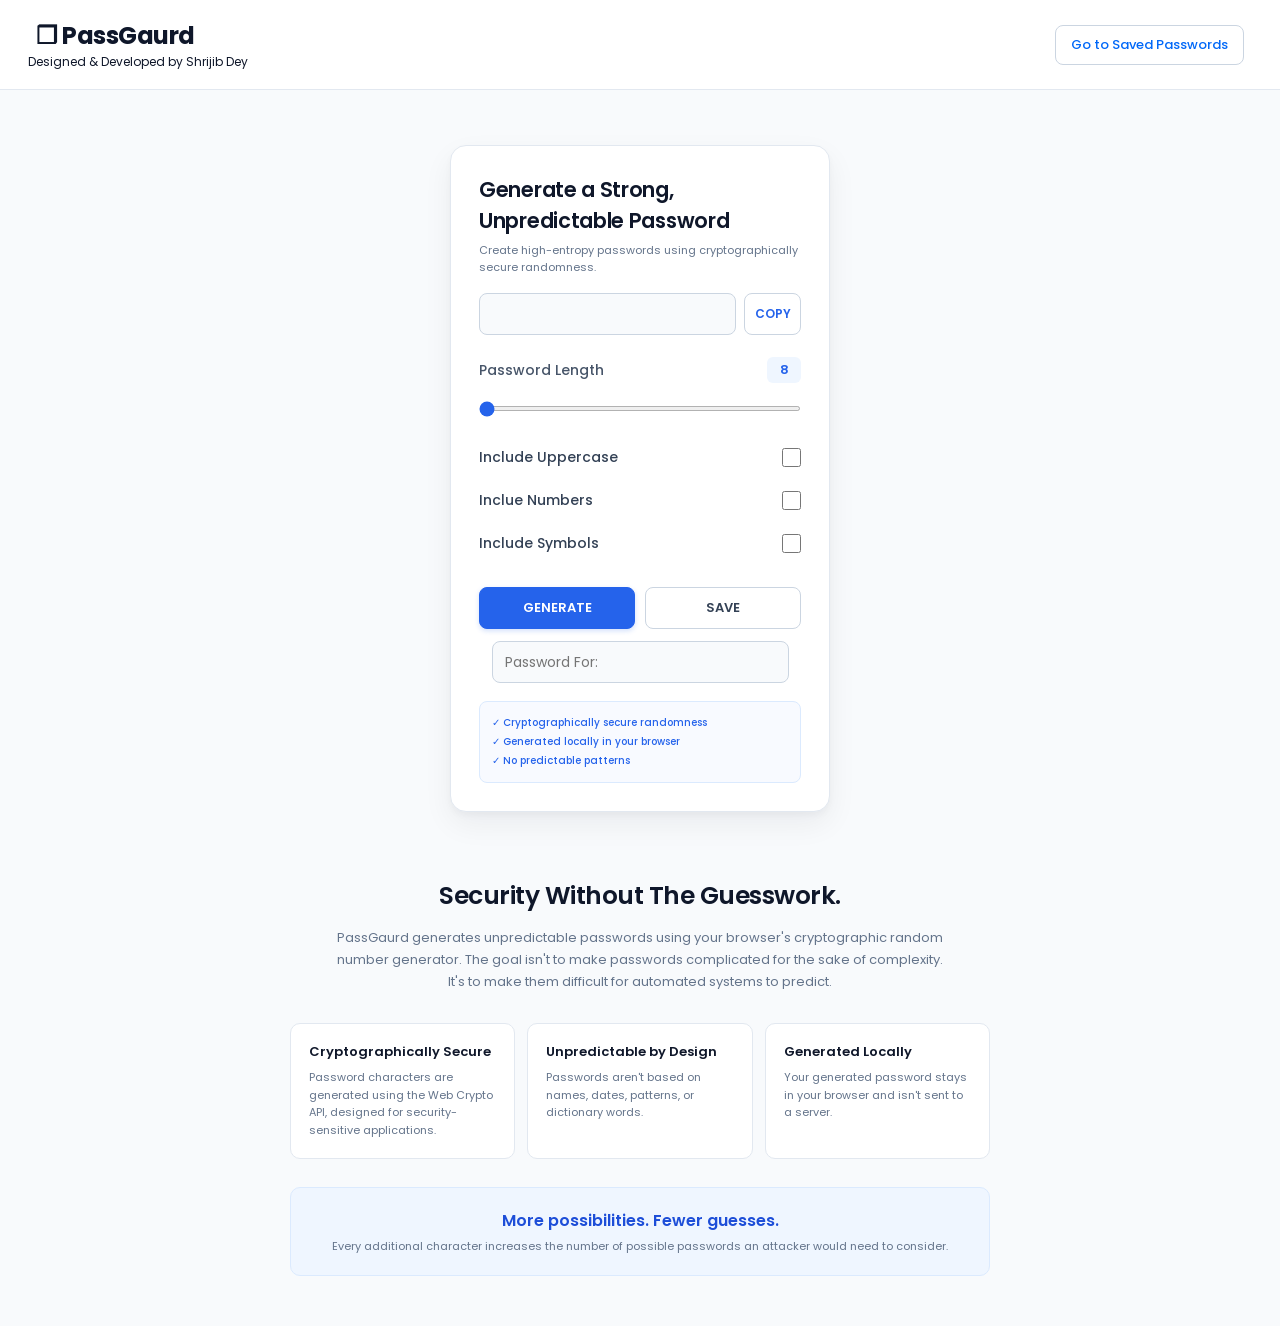
<file: Index.html>
<!DOCTYPE html>
<html lang="en">
<head>
    <meta charset="UTF-8">
    <meta name="viewport" content="width=device-width, initial-scale=1.0">
    <title>PassGaurd - Secure Password Generator</title>
</head>
<link rel="stylesheet" href="Style.css">
<body>
    <div class="upperContainer">
        <div class="CRDT">
        <h1>&#10066 PassGaurd</h1>
        <p>Designed & Developed by Shrijib Dey</p>
        </div>
        <button onclick="window.location.href='saved-passwords.html'" class="savedPw">Go to Saved Passwords</button>
    </div>

    <div class="card">
        <div class="title">
            <p>Generate a Strong, Unpredictable Password</p>
            <span>Create high-entropy passwords using cryptographically secure randomness.</span>
        </div>

        <div class="inputArea">
            <input type="text" id="pw" readonly>
            <button class="copybtn" id="copy">COPY</button>
        </div>

        <div class="imp">
            <div class="passwordlenght">
                <p>Password Length</p>
                <p id="pwLength">8</p>
            </div>

            <div class="slider">
                <input type="range" id="pwRange" min="8" max="25" value="8">
            </div>
        </div>

        <div class="others">
            <div class="option">
                <label for="uppercase">Include Uppercase</label>
                <input type="checkbox" id="uppercase">
            </div>
            
            <div class="option">
                <label for="numbers">Inclue Numbers</label>
                <input type="checkbox" id="numbers">
            </div>

            <div class="option">
                <label for="symbols">Include Symbols</label>
                <input type="checkbox" id="symbols">
            </div>
        </div>

        <div class="endSection">
            <button id="generate">GENERATE</button>
            <button id="SavePw">SAVE</button>
        </div>
        <div class="pwforclass">
            <input id="pwfor" type="text" placeholder="Password For:">
        </div>

        <div class="securityStatus">
            <p>✓ Cryptographically secure randomness</p>
            <p>✓ Generated locally in your browser</p>
            <p>✓ No predictable patterns</p>
        </div>
    </div>

    <div class="securityInfo">
        <h2>Security Without The Guesswork.</h2>

        <p>
            PassGaurd generates unpredictable passwords using your browser's
            cryptographic random number generator. The goal isn't to make
            passwords complicated for the sake of complexity. It's to make
            them difficult for automated systems to predict.
        </p>

        <div class="securityFeatures">

            <div class="feature">
                <h3>Cryptographically Secure</h3>
                <p>
                    Password characters are generated using the Web Crypto API,
                    designed for security-sensitive applications.
                </p>
            </div>

            <div class="feature">
                <h3>Unpredictable by Design</h3>
                <p>
                    Passwords aren't based on names, dates, patterns, or
                    dictionary words.
                </p>
            </div>

            <div class="feature">
                <h3>Generated Locally</h3>
                <p>
                    Your generated password stays in your browser and isn't
                    sent to a server.
                </p>
            </div>

        </div>

        <div class="securityQuote">
            <strong>More possibilities. Fewer guesses.</strong>
            <span>
                Every additional character increases the number of possible
                passwords an attacker would need to consider.
            </span>
        </div>
    </div>

    <script src="Script.js"></script>
</body>
</html>
</file>
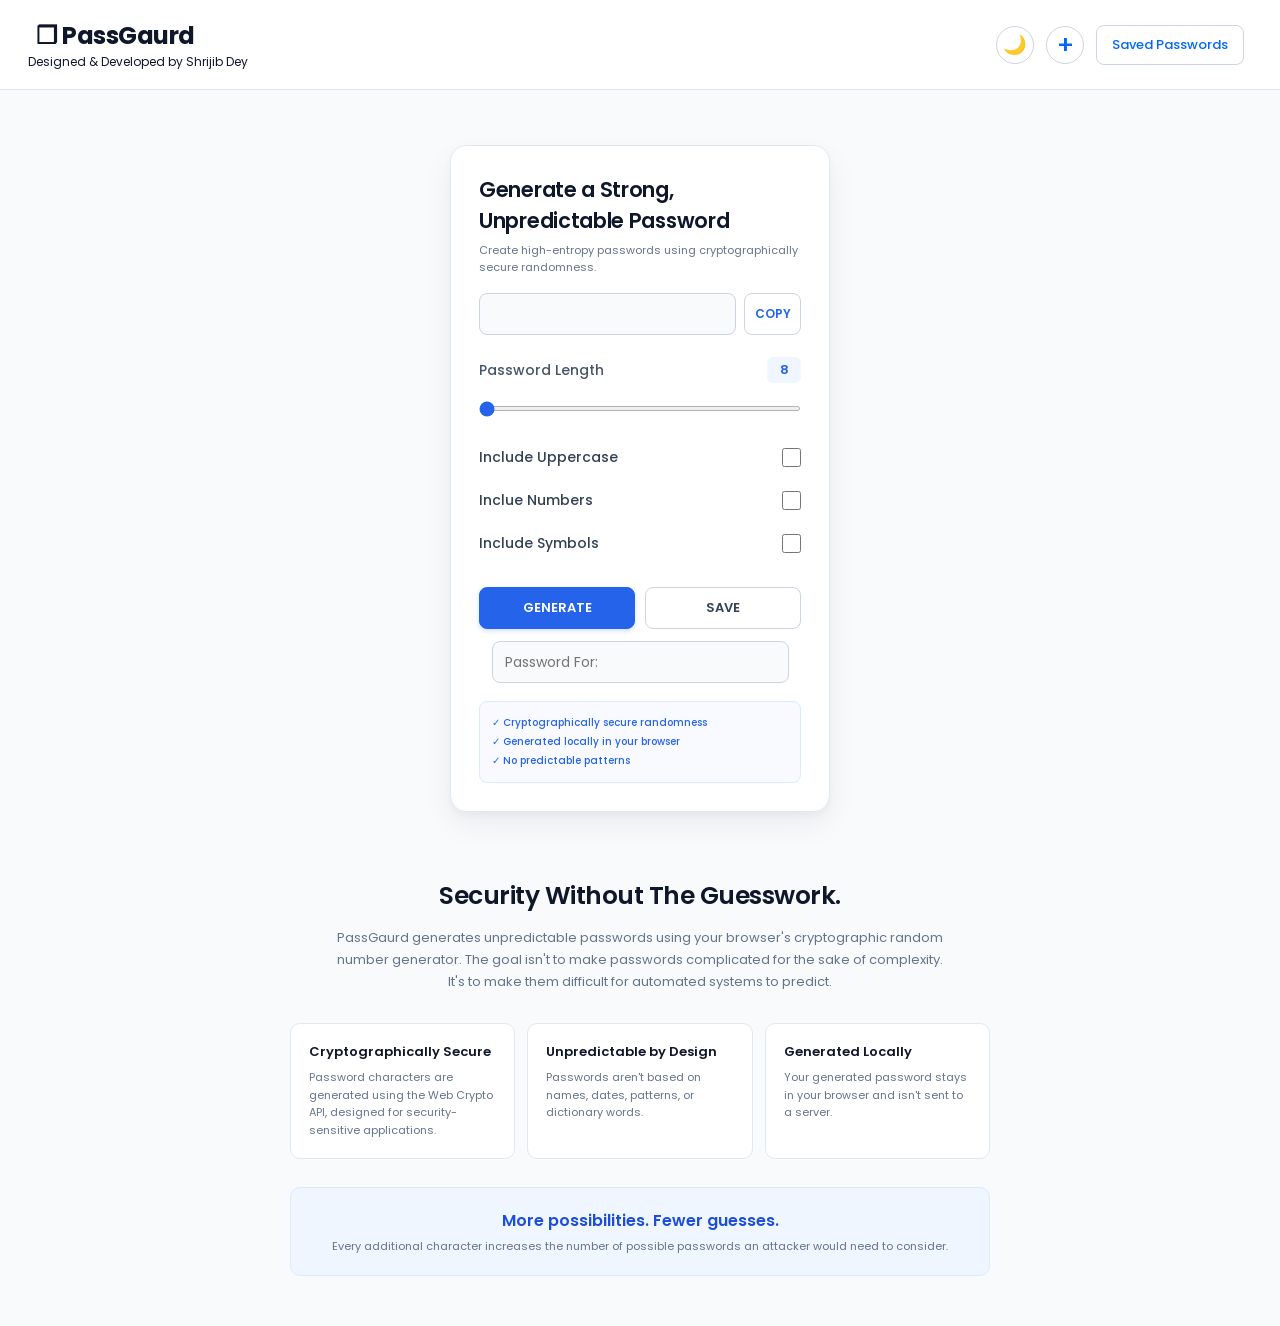
<file: index.html>
<!DOCTYPE html>
<html lang="en">
<head>
    <meta charset="UTF-8">
    <meta name="viewport" content="width=device-width, initial-scale=1.0">
    <title>PassGaurd - Local Password Generator</title>
</head>
<link rel="stylesheet" href="Style.css">
<body>
    <div class="upperContainer">
        <div class="CRDT">
        <h1>&#10066 PassGaurd</h1>
        <p>Designed & Developed by Shrijib Dey</p>
        </div>

        <div class="headerActions">
            
            <button id="themeToggle">🌙</button>
            <button onclick="window.location.href='createpw.html'" class="createpw">+</button>
            <button onclick="window.location.href='saved-passwords.html'" class="savedPw">Saved Passwords</button>
        
        </div>

    </div>
    <div class="card">
        <div class="title">
            <p>Generate a Strong, Unpredictable Password</p>
            <span>Create high-entropy passwords using cryptographically secure randomness.</span>
        </div>

        <div class="inputArea">
            <input type="text" id="pw" readonly>
            <button class="copybtn" id="copy">COPY</button>
        </div>

        <div class="imp">
            <div class="passwordlenght">
                <p>Password Length</p>
                <p id="pwLength">8</p>
            </div>

            <div class="slider">
                <input type="range" id="pwRange" min="8" max="25" value="8">
            </div>
        </div>

        <div class="others">
            <div class="option">
                <label for="uppercase">Include Uppercase</label>
                <input type="checkbox" id="uppercase">
            </div>
            
            <div class="option">
                <label for="numbers">Inclue Numbers</label>
                <input type="checkbox" id="numbers">
            </div>

            <div class="option">
                <label for="symbols">Include Symbols</label>
                <input type="checkbox" id="symbols">
            </div>
        </div>

        <div class="endSection">
            <button id="generate">GENERATE</button>
            <button id="SavePw" class="savepwbtn">SAVE</button>
        </div>
        <div class="pwforclass">
            <input id="pwfor" type="text" placeholder="Password For:" required>
        </div>

        <div class="securityStatus">
            <p>✓ Cryptographically secure randomness</p>
            <p>✓ Generated locally in your browser</p>
            <p>✓ No predictable patterns</p>
        </div>
    </div>

    <div class="securityInfo">
        <h2>Security Without The Guesswork.</h2>

        <p>
            PassGaurd generates unpredictable passwords using your browser's
            cryptographic random number generator. The goal isn't to make
            passwords complicated for the sake of complexity. It's to make
            them difficult for automated systems to predict.
        </p>

        <div class="securityFeatures">

            <div class="feature">
                <h3>Cryptographically Secure</h3>
                <p>
                    Password characters are generated using the Web Crypto API,
                    designed for security-sensitive applications.
                </p>
            </div>

            <div class="feature">
                <h3>Unpredictable by Design</h3>
                <p>
                    Passwords aren't based on names, dates, patterns, or
                    dictionary words.
                </p>
            </div>

            <div class="feature">
                <h3>Generated Locally</h3>
                <p>
                    Your generated password stays in your browser and isn't
                    sent to a server.
                </p>
            </div>

        </div>

        <div class="securityQuote">
            <strong>More possibilities. Fewer guesses.</strong>
            <span>
                Every additional character increases the number of possible
                passwords an attacker would need to consider.
            </span>
        </div>
    </div>

    <script src="Script.js"></script>
</body>
</html>
</file>
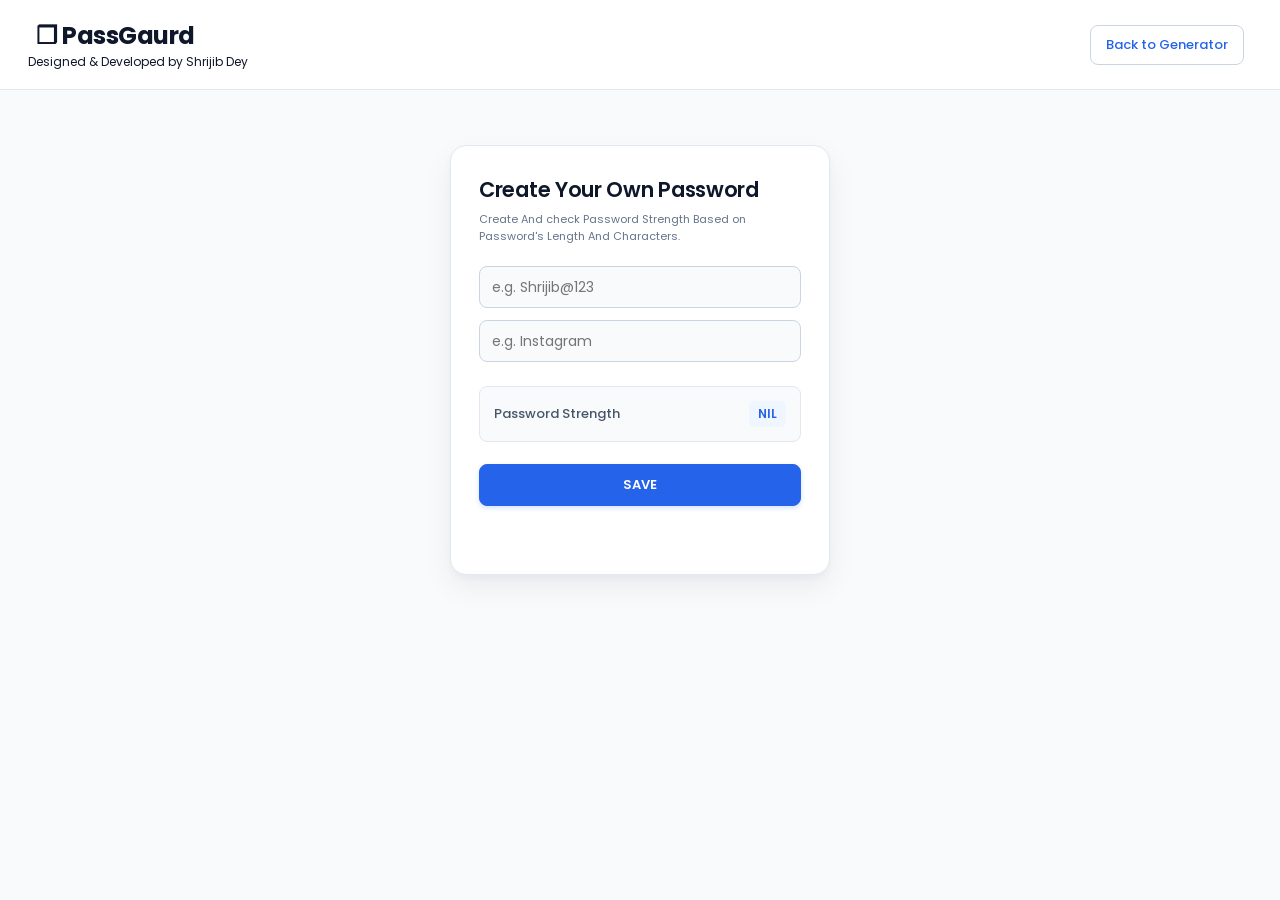
<file: createpw.html>
<!DOCTYPE html>
<html lang="en">
<head>
    <meta charset="UTF-8">
    <meta name="viewport" content="width=device-width, initial-scale=1.0">
    <title>Create Your Own Password</title>
</head>
<link rel="stylesheet" href="createpw.css">
<body>
    <div class="upperContainer">
        <div>
            <h1>&#10066 PassGaurd</h1>
            <p>Designed & Developed by Shrijib Dey</p>
        </div>

        <button class="mainpagebtn" onclick="window.location.href='index.html'">
            Back to Generator
        </button>
    </div>

    <div class="card">
        <div class="title">
            <p>Create Your Own Password</p>
            <span>Create And check Password Strength Based on Password's Length And Characters.</span>
        </div>

        <div class="createCard">
            <input type="text" id="CreatePwBox" placeholder="e.g. Shrijib@123">
        </div>

        <div class="pwfor">
            <input type="text" id="pwfor" placeholder="e.g. Instagram" required>
        </div>

        <div class="strength">
            <p>Password Strength</p>
            <p id="PwStrength">NIL</p>
        </div>

        <div class="savebox">
            <button id="savebtn">SAVE</button>
        </div>
    </div>

    <script src="createpw.js"></script>
</body>
</html>
</file>
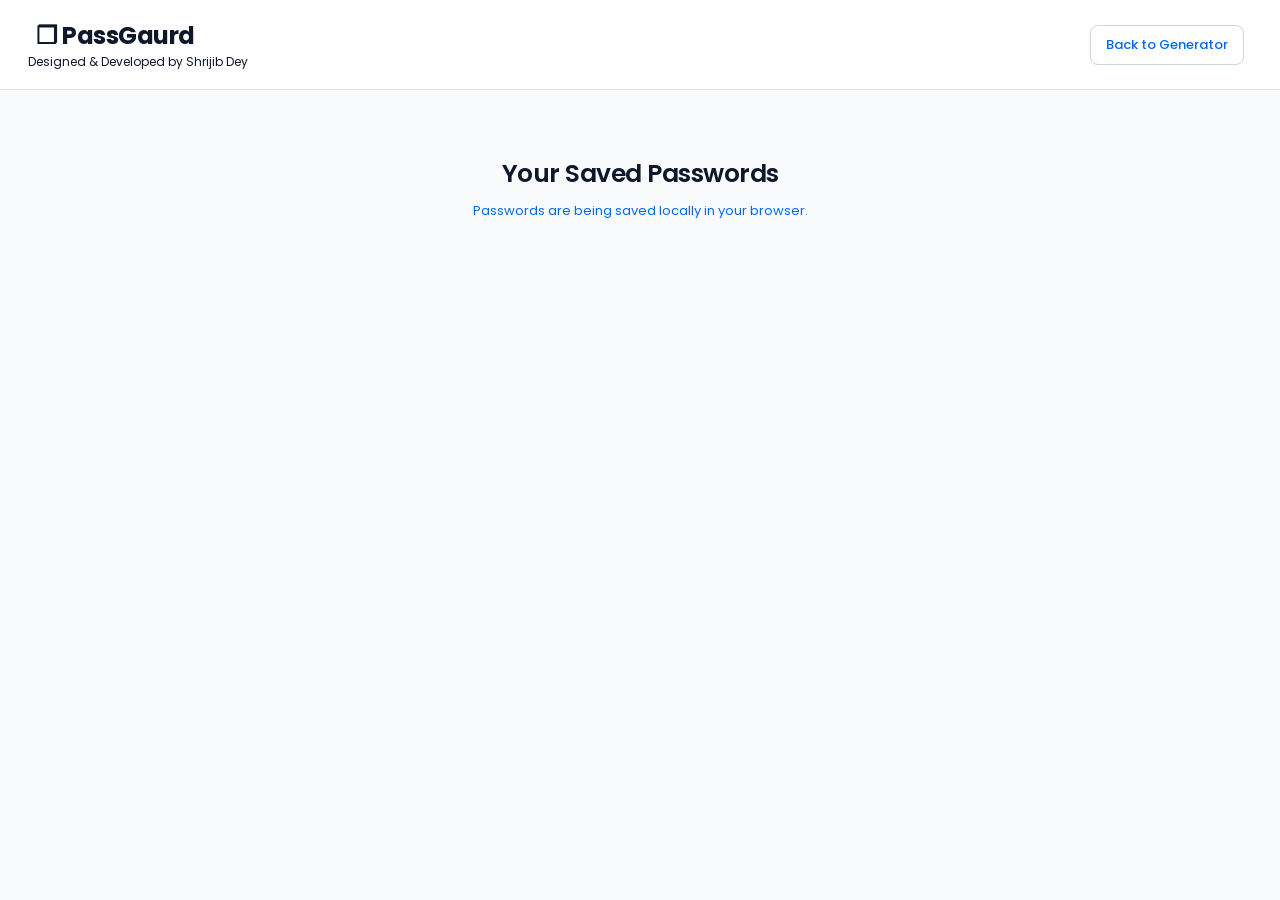
<file: saved-passwords.html>
<!DOCTYPE html>
<html lang="en">
<head>
    <meta charset="UTF-8">
    <meta name="viewport" content="width=device-width, initial-scale=1.0">
    <title>Saved Passwords | PassGuard</title>
    <link rel="stylesheet" href="savedpws.css">

</head>
<body>
    <div class="upperContainer">
        <div>
            <h1>&#10066 PassGaurd</h1>
            <p>Designed & Developed by Shrijib Dey</p>
        </div>

        <button class="savedPw" onclick="window.location.href='index.html'">
            Back to Generator
        </button>

    </div>
    <main class="savedPage">
        <div class="savedHeading">
            <h2>Your Saved Passwords</h2>
            <p>
                Passwords are being saved locally in your browser.
            </p>
        </div>
        <div class="savedpw">

        </div>
    </main>

    <script src="savedpws.js"></script>
</body>
</html>
</file>
<file: Style.css>
@import url('https://fonts.googleapis.com/css2?family=Poppins:wght@300;400;500;600;700&display=swap');

html{
    scroll-behavior: smooth;
}

body {
    animation: pageLoad 0.4s ease;
}

@keyframes pageLoad {

    from {
        opacity: 0;
        transform: translateY(10px);
    }

    to {
        opacity: 1;
        transform: translateY(0);
    }
}

* {
    margin: 0;
    padding: 0;
    box-sizing: border-box;
    font-family: "Poppins", sans-serif;
}

body {
    min-height: 100vh;
    display: flex;
    justify-content: flex-start;
    align-items: center;
    flex-direction: column;
    background: #F8FAFC;
    color: #0F172A;
}

.upperContainer {
    padding: 18px 28px;
    width: 100%;
    display: flex;
    flex-direction: row;
    justify-content: space-between;
    align-items: center;

    background: #FFFFFF;
    border-bottom: 1px solid #E2E8F0;
}

.upperContainer h1 {
    margin-left: 8px;
    color: #0F172A;
    font-size: 24px;
    font-weight: 700;
    letter-spacing: -0.5px;
}

.upperContainer p{
    font-size: 12px;
}

.upperContainer button {
    margin-right: 8px;
}


.savedPw {
    padding: 9px 15px;
    border: 1px solid #CBD5E1;
    border-radius: 8px;
    background: #FFFFFF;
    color: #0168f8;
    font-size: 13px;
    font-weight: 500;
    cursor: pointer;
    transition: 0.2s ease;
}

.savedPw:hover {
    background: #F1F5F9;
    border-color: #94A3B8;
}

.savedPw:active {
    transform: scale(0.97);
}


.createpw {
    height: 38px;
    width: 38px;

    border: 1px solid #CBD5E1;
    border-radius: 50%;
    background: #FFFFFF;
    color: #0168f8;
    font-size: 25px;
    font-weight: 500;
    cursor: pointer;
    transition: 0.2s ease;
}

.createpw:hover {
    background: #F1F5F9;
    border-color: #94A3B8;
}

.createpw:active {
    transform: scale(0.97);
}

.card {
    margin-top: 55px;
    padding: 28px;
    width: 380px;
    min-height: 430px;

    border-radius: 16px;
    display: flex;
    flex-direction: column;
    align-items: center;

    background: #FFFFFF;
    border: 1px solid #E2E8F0;

    box-shadow:
        0 4px 6px rgba(15, 23, 42, 0.03),
        0 12px 30px rgba(15, 23, 42, 0.06);
}

.title {
    width: 100%;
}

.title p {
    font-size: 21px;
    color: #0F172A;
    font-weight: 600;
    letter-spacing: -0.3px;
}


.inputArea {
    width: 100%;
    display: flex;
    justify-content: space-between;
    gap: 8px;
    margin-top: 18px;
}

#pw {
    height: 42px;
    width: 100%;
    padding: 0 12px;

    border: 1px solid #CBD5E1;
    border-radius: 8px;

    background: #F8FAFC;
    color: #0F172A;

    font-size: 14px;
    outline: none;

    transition: 0.2s ease;
}

#pw:focus {
    border-color: #2563EB;
    box-shadow: 0 0 0 3px rgba(37, 99, 235, 0.12);
}

.pwforclass{
    display: flex;
    justify-content: flex-start;
}

#pwfor{
    height: 42px;
    width: 100%;
    padding: 0 12px;
    margin-top: 12px;

    border: 1px solid #CBD5E1;
    border-radius: 8px;

    background: #F8FAFC;
    color: #0F172A;

    font-size: 14px;
    outline: none;

    transition: 0.2s ease;
}

#pwfor:focus {
    border-color: #2563EB;
    box-shadow: 0 0 0 3px rgba(37, 99, 235, 0.12);
}

#pwfor:hover {
    background: #F1F5F9;
    border-color: #94A3B8;
}

#pwfor:active {
    transform: scale(0.97);
}



.copybtn {
    width: 72px;
    height: 42px;

    border: 1px solid #CBD5E1;
    border-radius: 8px;

    background: #FFFFFF;
    color: #2563EB;

    font-size: 12px;
    font-weight: 600;

    cursor: pointer;
    transition: 0.2s ease;
}

.copybtn:hover {
    background: #EFF6FF;
    border-color: #93C5FD;
}

.copybtn:active {
    transform: scale(0.96);
}


.imp {
    width: 100%;
    margin: 22px 0 15px;
}

.passwordlenght {
    display: flex;
    flex-direction: row;
    align-items: center;
    justify-content: space-between;
}

.passwordlenght p:first-child {
    font-size: 14px;
    font-weight: 500;
    color: #475569;
}

#pwLength {
    min-width: 34px;
    padding: 3px 8px;

    border-radius: 6px;
    background: #EFF6FF;
    color: #2563EB;

    text-align: center;
    font-size: 13px;
    font-weight: 600;
}


.slider {
    margin-top: 10px;
}

#pwRange {
    width: 100%;
    height: 5px;
    accent-color: #2563EB;
    cursor: pointer;
}


.others {
    width: 100%;
    display: flex;
    flex-direction: column;
    gap: 4px;
    margin-top: 5px;
}

.option {
    width: 100%;
    display: flex;
    flex-direction: row;
    align-items: center;
    justify-content: space-between;

    padding: 9px 0;
}

.option label {
    font-size: 14px;
    font-weight: 500;
    color: #334155;
    cursor: pointer;
}

.option input[type="checkbox"] {
    width: 19px;
    height: 19px;

    accent-color: #2563EB;
    cursor: pointer;
}



.endSection {
    width: 100%;
    display: flex;
    gap: 10px;

    margin-top: 24px;
}

#generate,
#SavePw {
    width: 100%;
    height: 42px;

    border-radius: 8px;

    font-weight: 600;
    font-size: 13px;

    cursor: pointer;
    transition: 0.2s ease;
}


#generate {
    background: #2563EB;
    color: #FFFFFF;
    border: 1px solid #2563EB;

    box-shadow: 0 2px 5px rgba(37, 99, 235, 0.2);
}

#generate:hover {
    background: #1D4ED8;
    border-color: #1D4ED8;
    box-shadow: 0 4px 10px rgba(37, 99, 235, 0.2);
}

#generate:active {
    transform: scale(0.97);
}


#SavePw {
    background: #FFFFFF;
    color: #334155;
    border: 1px solid #CBD5E1;
}

#SavePw:hover {
    background: #F8FAFC;
    border-color: #94A3B8;
}

#SavePw:active {
    transform: scale(0.97);
}


@media (max-width: 500px) {

    .upperContainer {
        padding: 15px 16px;
    }

    .upperContainer h1 {
        margin-left: 0;
        font-size: 20px;
    }

    .upperContainer button {
        margin-right: 0;
    }

    .savedPw {
        padding: 8px 10px;
        font-size: 11px;
    }

    .createpw{
        padding: 8px 10px;
        font-size: 11px;
    }

    .card {
        width: calc(100% - 30px);
        margin-top: 30px;
        padding: 22px;
        min-height: auto;
    }

    .title p {
        font-size: 19px;
    }

    #pw {
        font-size: 13px;
    }
}

.title span {
    display: block;
    margin-top: 6px;

    color: #64748B;
    font-size: 11px;
    line-height: 1.5;
}

.securityStatus {
    width: 100%;
    margin-top: 18px;
    padding: 10px 12px;

    border: 1px solid #DBEAFE;
    border-radius: 8px;

    background: #F8FAFF;
}

.securityStatus p {
    margin: 3px 0;

    color: #2563EB;
    font-size: 10px;
    font-weight: 500;
}


.securityInfo {
    width: 700px;
    max-width: calc(100% - 30px);

    margin: 65px auto 50px;
    text-align: center;
}

.securityInfo h2 {
    color: #0F172A;
    font-size: 25px;
    font-weight: 600;
    letter-spacing: -0.5px;
}

.securityInfo > p {
    max-width: 620px;
    margin: 12px auto 30px;

    color: #64748B;
    font-size: 13px;
    line-height: 1.7;
}

.securityFeatures {
    display: grid;
    grid-template-columns: repeat(3, 1fr);
    gap: 12px;
}

.feature {
    padding: 18px;

    background: #FFFFFF;
    border: 1px solid #E2E8F0;
    border-radius: 10px;

    text-align: left;

    transition: 0.2s ease;
}

.feature:hover {
    border-color: #BFDBFE;
    box-shadow: 0 5px 15px rgba(15, 23, 42, 0.05);
}

.feature h3 {
    margin-bottom: 7px;

    color: #0F172A;
    font-size: 13px;
    font-weight: 600;
}

.feature p {
    color: #64748B;
    font-size: 11px;
    line-height: 1.6;
}


.securityQuote {
    display: flex;
    flex-direction: column;

    margin-top: 28px;
    padding: 20px;

    border-radius: 10px;
    background: #EFF6FF;
    border: 1px solid #DBEAFE;
}

.securityQuote strong {
    color: #1D4ED8;
    font-size: 16px;
    font-weight: 600;
}

.securityQuote span {
    margin-top: 5px;
    color: #64748B;
    font-size: 11px;
}

.headerActions {
    display: flex;
    align-items: center;
    gap: 4px;
}

#themeToggle {
    color: #2884f5;
    width: 38px;
    height: 38px;
    border: 1px solid #CBD5E1;
    border-radius: 50%;
    background: #FFFFFF;
    cursor: pointer;
    font-size: 19px;
    transition: 0.2s ease;
}

#themeToggle:hover {
    background: #F1F5F9;
}

#themeToggle:active {
    transform: scale(0.95);
}



/* DarK MOde toggle */

body.dark-mode {
    background: #121417;
    color: #F1F5F9;
}


body.dark-mode .upperContainer {
    background: #171A1F;
    border-color: #2B3138;
}

body.dark-mode .upperContainer h1 {
    color: #F1F5F9;
}

body.dark-mode .upperContainer p {
    color: #9CA3AF;
}

body.dark-mode .securityInfo h2{
    color: #9b9898;
}

body.dark-mode .feature{
    background-color: #9b9898;
}

body.dark-mode .feature p{
    color: black;
}

body.dark-mode .securityQuote{
    background-color: #9b9898;
}

body.dark-mode .securityQuote span{
    color: black;
}

body.dark-mode .createpw{
    background: #1B1F24;
    color: #60A5FA;
    border-color: #2B3138;
}

body.dark-mode .copybtn{
    background: #1B1F24;
    color: #60A5FA;
    border-color: #2B3138;
}


body.dark-mode .card {
    background: #1B1F24;
    border-color: #2B3138;
    box-shadow:
        0 4px 6px rgba(0, 0, 0, 0.15),
        0 12px 30px rgba(0, 0, 0, 0.25);
}

body.dark-mode .title p {
    color: #F1F5F9;
}

body.dark-mode .title span {
    color: #9CA3AF;
}

body.dark-mode #pw,
body.dark-mode #pwfor,
body.dark-mode #CreatePwBox {
    background: #14181D;
    color: #F1F5F9;
    border-color: #2B3138;
}

body.dark-mode #pw::placeholder,
body.dark-mode #pwfor::placeholder,
body.dark-mode #CreatePwBox::placeholder {
    color: #6B7280;
}


body.dark-mode #pw:hover,
body.dark-mode #pwfor:hover,
body.dark-mode #CreatePwBox:hover {
    background: #191D22;
    border-color: #475569;
}


body.dark-mode .passwordlenght p:first-child {
    color: #CBD5E1;
}

body.dark-mode .option label {
    color: #CBD5E1;
}


body.dark-mode .securityStatus {
    background: #172033;
    border-color: #243653;
}


body.dark-mode .securityStatus p {
    color: #60A5FA;
}


body.dark-mode #themeToggle {
    background: #1B1F24;
    border-color: #2B3138;
}


body.dark-mode .savedPw,
body.dark-mode .mainpagebtn {
    background: #1B1F24;
    color: #60A5FA;
    border-color: #2B3138;
}


body.dark-mode .savedPw:hover,
body.dark-mode .mainpagebtn:hover {
    background: #22272E;
    border-color: #475569;
}







@media (max-width: 700px) {

    .securityInfo {
        width: 100%;
    }

    .securityFeatures {
        grid-template-columns: 1fr;
    }

    .securityInfo h2 {
        font-size: 21px;
    }
}
</file>
<file: createpw.css>
@import url('https://fonts.googleapis.com/css2?family=Poppins:wght@300;400;500;600;700&display=swap');

html{
    scroll-behavior: smooth;
}

body {
    animation: pageLoad 0.4s ease;
}

@keyframes pageLoad {

    from {
        opacity: 0;
        transform: translateY(10px);
    }

    to {
        opacity: 1;
        transform: translateY(0);
    }
}


* {
    margin: 0;
    padding: 0;
    box-sizing: border-box;
    font-family: "Poppins", sans-serif;
}


body {
    min-height: 100vh;

    display: flex;
    flex-direction: column;
    align-items: center;

    background: #F8FAFC;
    color: #0F172A;
}


/* =========================
          HEADER
========================= */

.upperContainer {
    width: 100%;

    padding: 18px 28px;

    display: flex;
    justify-content: space-between;
    align-items: center;

    background: #FFFFFF;

    border-bottom: 1px solid #E2E8F0;
}


.upperContainer h1 {
    margin-left: 8px;

    color: #0F172A;

    font-size: 24px;
    font-weight: 700;

    letter-spacing: -0.5px;
}


.upperContainer p {
    font-size: 12px;
}


.mainpagebtn {
    margin-right: 8px;

    padding: 9px 15px;

    border: 1px solid #CBD5E1;
    border-radius: 8px;

    background: #FFFFFF;

    color: #2563EB;

    font-size: 13px;
    font-weight: 500;

    cursor: pointer;

    transition: 0.2s ease;
}


.mainpagebtn:hover {
    background: #F1F5F9;
    border-color: #94A3B8;
}


.mainpagebtn:active {
    transform: scale(0.97);
}


/* =========================
           CARD
========================= */

.card {
    margin-top: 55px;

    padding: 28px;

    width: 380px;
    min-height: 430px;

    display: flex;
    flex-direction: column;

    border-radius: 16px;

    background: #FFFFFF;

    border: 1px solid #E2E8F0;

    box-shadow:
        0 4px 6px rgba(15, 23, 42, 0.03),
        0 12px 30px rgba(15, 23, 42, 0.06);
}


/* =========================
          TITLE
========================= */

.title {
    width: 100%;
}


.title p {
    color: #0F172A;

    font-size: 21px;
    font-weight: 600;

    letter-spacing: -0.3px;
}


.title span {
    display: block;

    margin-top: 6px;

    color: #64748B;

    font-size: 11px;

    line-height: 1.5;
}


/* =========================
      PASSWORD INPUT
========================= */

.createCard {
    width: 100%;

    margin-top: 22px;
}


#CreatePwBox {
    width: 100%;
    height: 42px;

    padding: 0 12px;

    border: 1px solid #CBD5E1;
    border-radius: 8px;

    background: #F8FAFC;

    color: #0F172A;

    font-size: 14px;

    outline: none;

    transition: 0.2s ease;
}


#CreatePwBox:focus {
    border-color: #2563EB;

    box-shadow: 0 0 0 3px rgba(37, 99, 235, 0.12);
}


/* =========================
       SERVICE INPUT
========================= */

.pwfor {
    width: 100%;

    margin-top: 12px;
}


#pwfor {
    width: 100%;
    height: 42px;

    padding: 0 12px;

    border: 1px solid #CBD5E1;
    border-radius: 8px;

    background: #F8FAFC;

    color: #0F172A;

    font-size: 14px;

    outline: none;

    transition: 0.2s ease;
}


#pwfor:focus {
    border-color: #2563EB;

    box-shadow: 0 0 0 3px rgba(37, 99, 235, 0.12);
}


#pwfor:hover,
#CreatePwBox:hover {
    background: #F1F5F9;

    border-color: #94A3B8;
}


/* =========================
     PASSWORD STRENGTH
========================= */

.strength {
    width: 100%;

    margin-top: 24px;

    padding: 14px;

    display: flex;
    justify-content: space-between;
    align-items: center;

    background: #F8FAFC;

    border: 1px solid #E2E8F0;
    border-radius: 8px;
}


.strength p:first-child {
    color: #475569;

    font-size: 13px;
    font-weight: 500;
}


#PwStrength {
    padding: 4px 9px;

    border-radius: 6px;

    background: #EFF6FF;

    color: #2563EB;

    font-size: 12px;
    font-weight: 600;
}


/* =========================
         SAVE BUTTON
========================= */

.savebox {
    width: 100%;

    margin-top: 22px;
}


#savebtn {
    width: 100%;
    height: 42px;

    border: 1px solid #2563EB;
    border-radius: 8px;

    background: #2563EB;

    color: #FFFFFF;

    font-size: 13px;
    font-weight: 600;

    cursor: pointer;

    box-shadow: 0 2px 5px rgba(37, 99, 235, 0.2);

    transition: 0.2s ease;
}


#savebtn:hover {
    background: #1D4ED8;

    border-color: #1D4ED8;

    box-shadow: 0 4px 10px rgba(37, 99, 235, 0.2);
}


#savebtn:active {
    transform: scale(0.97);
}


/* =========================
          MOBILE
========================= */

@media (max-width: 500px) {

    .upperContainer {
        padding: 15px 16px;
    }


    .upperContainer h1 {
        margin-left: 0;

        font-size: 20px;
    }


    .upperContainer p {
        font-size: 11px;
    }


    .mainpagebtn {
        margin-right: 0;

        padding: 8px 10px;

        font-size: 11px;
    }


    .card {
        width: calc(100% - 30px);

        margin-top: 30px;

        padding: 22px;

        min-height: auto;
    }


    .title p {
        font-size: 19px;
    }

}
</file>
<file: savedpws.css>
@import url('https://fonts.googleapis.com/css2?family=Poppins:wght@300;400;500;600;700&display=swap');


html{
    scroll-behavior: smooth;
}

body {
    animation: pageLoad 0.4s ease;
}

@keyframes pageLoad {

    from {
        opacity: 0;
        transform: translateY(10px);
    }

    to {
        opacity: 1;
        transform: translateY(0);
    }
}

* {
    margin: 0;
    padding: 0;
    box-sizing: border-box;
    font-family: "Poppins", sans-serif;
}

body {
    min-height: 100vh;
    background: #F8FAFC;
    color: #0F172A;
}

.upperContainer {
    padding: 18px 28px;
    width: 100%;
    display: flex;
    justify-content: space-between;
    align-items: center;
    background: #FFFFFF;
    border-bottom: 1px solid #E2E8F0;
}


.upperContainer h1 {
    margin-left: 8px;
    color: #0F172A;
    font-size: 24px;
    font-weight: 700;
    letter-spacing: -0.5px;
}


.upperContainer p {
    font-size: 12px;
}


.savedPw {
    margin-right: 8px;
    padding: 9px 15px;
    border: 1px solid #CBD5E1;
    border-radius: 8px;
    background: #FFFFFF;
    color: #0168f8;
    font-size: 13px;
    font-weight: 500;
    cursor: pointer;
    transition: 0.2s ease;
}


.savedPw:hover {
    background: #F1F5F9;
    border-color: #94A3B8;
}


.savedPw:active {
    transform: scale(0.97);
}

/* main PAge */

.savedPage {
    width: 700px;
    max-width: calc(100% - 30px);
    margin: 65px auto 50px;
}

.savedHeading {
    text-align: center;
    margin-bottom: 30px;
}


.savedHeading h2 {
    color: #0F172A;
    font-size: 25px;
    font-weight: 600;
    letter-spacing: -0.5px;
}


.savedHeading p {
    margin-top: 8px;
    color: #0168f8;
    font-size: 13px;
}


.savedpw {
    width: 100%;
    display: flex;
    flex-direction: column;
    gap: 12px;
}


.pwCard {
    width: 100%;
    padding: 18px;
    background: #FFFFFF;
    border: 1px solid #E2E8F0;
    border-radius: 10px;
    transition: 0.2s ease;
}


.pwCard:hover {
    border-color: #BFDBFE;
    box-shadow: 0 5px 15px rgba(15, 23, 42, 0.05);
}


.pwCard h3:first-child {
    margin-bottom: 7px;
    color: #0063ee;
    font-size: 12px;
    font-weight: 500;
    text-transform: uppercase;
    letter-spacing: 0.5px;
}

.pwCard h3:last-child {
    color: #0F172A;
    font-size: 16px;
    font-weight: 500;
    letter-spacing: 0.5px;
    word-break: break-all;
}

.pwCard{
    display: flex;
    justify-content: space-between;
}

.actionButtons{
    display: flex;
    align-items: center;
    flex-direction: row;
    gap: 8px;
}


.cpybtn{
    width: 72px;
    height: 42px;
    border: 1px solid #CBD5E1;
    border-radius: 8px;
    background: #FFFFFF;
    color: #00c51a;
    font-size: 12px;
    font-weight: 600;
    cursor: pointer;
    transition: 0.2s ease;
}

.cpybtn:hover{
    background: #EFF6FF;
    border-color: #93fd93;
}

.cpybtn:active{
    transform: scale(0.96);
}


.dltbtn {
    width: 72px;
    height: 42px;
    border: 1px solid #CBD5E1;
    border-radius: 8px;
    background: #FFFFFF;
    color: #f70000;
    font-size: 12px;
    font-weight: 600;
    cursor: pointer;
    transition: 0.2s ease;
}

.dltbtn:hover{
    background: #EFF6FF;
    border-color: #fd9393;
}

.dltbtn:active{
    transform: scale(0.96);
}


/*==============================*/



@media (max-width: 500px) {
    .upperContainer {
        padding: 15px 16px;
    }

    .upperContainer h1 {
        margin-left: 0;

        font-size: 20px;
    }

    .upperContainer p {
        font-size: 11px;
    }

    .savedPw {
        margin-right: 0;

        padding: 8px 10px;

        font-size: 11px;
    }

    .savedPage {
        margin-top: 45px;
    }

    .savedHeading h2 {
        font-size: 21px;
    }

    .savedHeading p {
        font-size: 12px;
    }

    .pwCard {
        padding: 16px;
    }

    .pwCard h3:last-child {
        font-size: 14px;
    }
}
</file>
